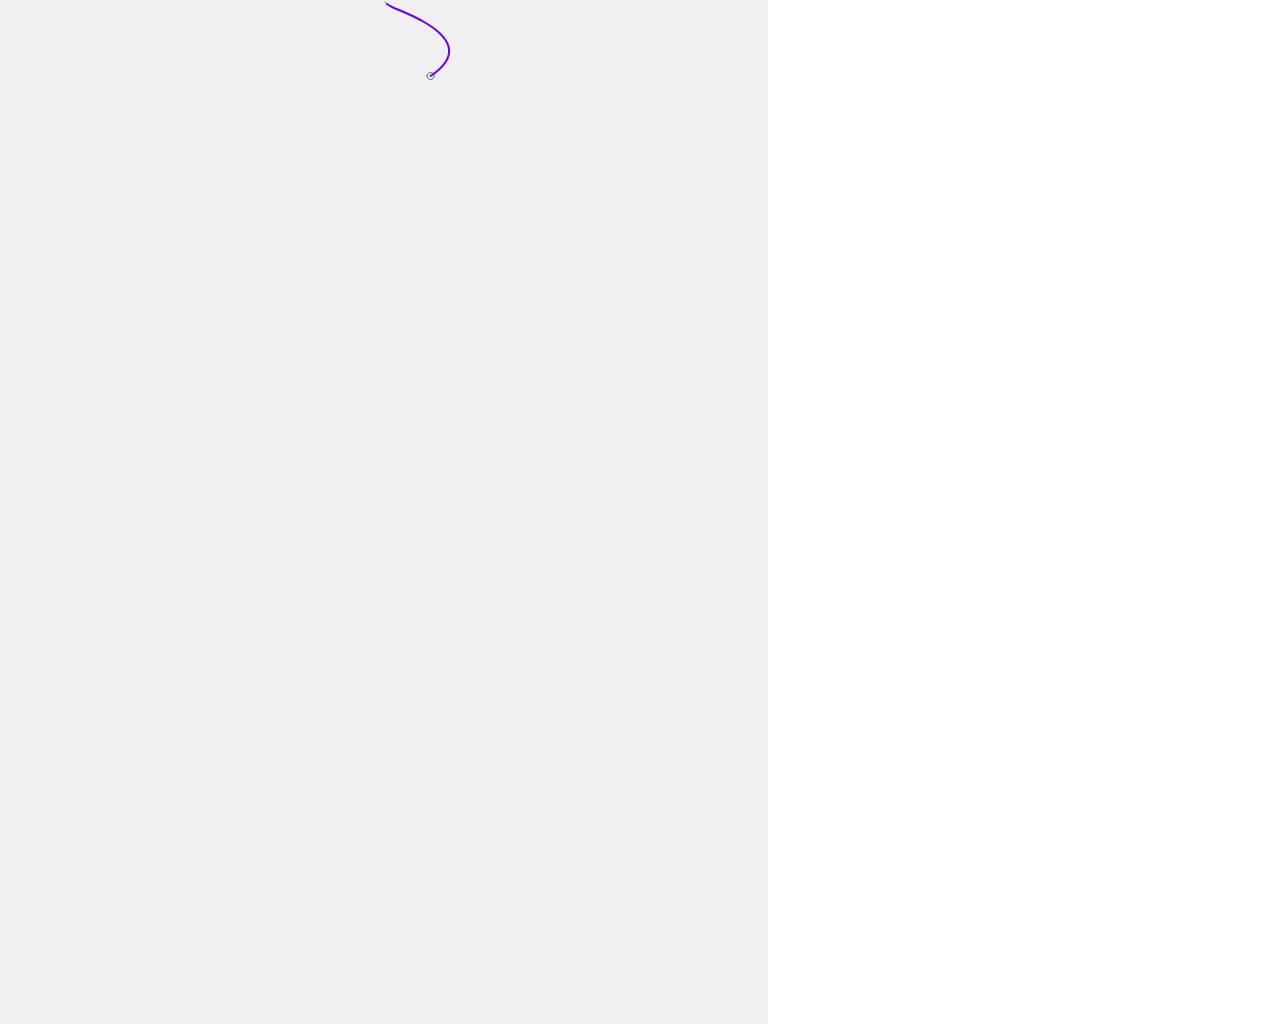
<file: index.html>
<!DOCTYPE html>
<html>
  <head>
    <script src="libraries/p5.js"></script>
    <script src="libraries/p5.dom.js"></script>
    <script src="libraries/p5.sound.js"></script>
    <script src="libraries/musedata.min.js"></script>
    <script src="libraries/dynamicthreshold.js"></script>
    <script src="sketch.js"></script>
    <style> body {padding: 0; margin: 0;} </style>
  </head>
  <body>
  </body>
</html>
</file>
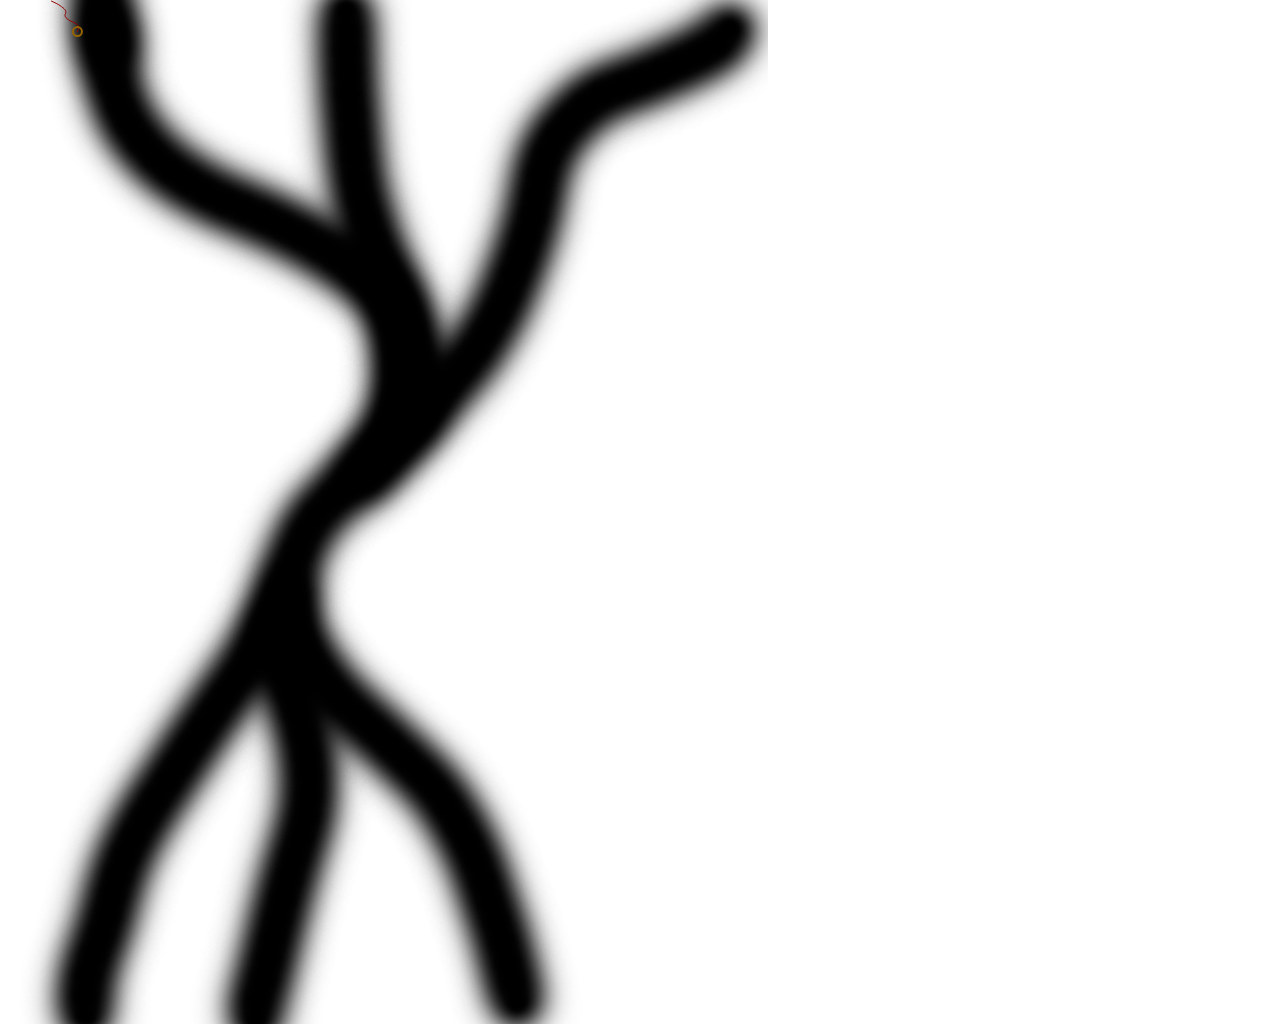
<file: 180104_preNewApproach/index.html>
<!DOCTYPE html>
<html>
  <head>
    <script src="libraries/p5.js"></script>
    <script src="libraries/p5.dom.js"></script>
    <script src="libraries/p5.sound.js"></script>
    <script src="libraries/musedata.min.js"></script>
    <script src="libraries/dynamicthreshold.js"></script>
    <script src="libraries/heightmap.js"></script>
    <!-- <script src="sketch_heightmap.js"></script> -->
    <script src="sketch.js"></script>
    <style> body {padding: 0; margin: 0;} </style>
  </head>
  <body>
  </body>
</html>
</file>
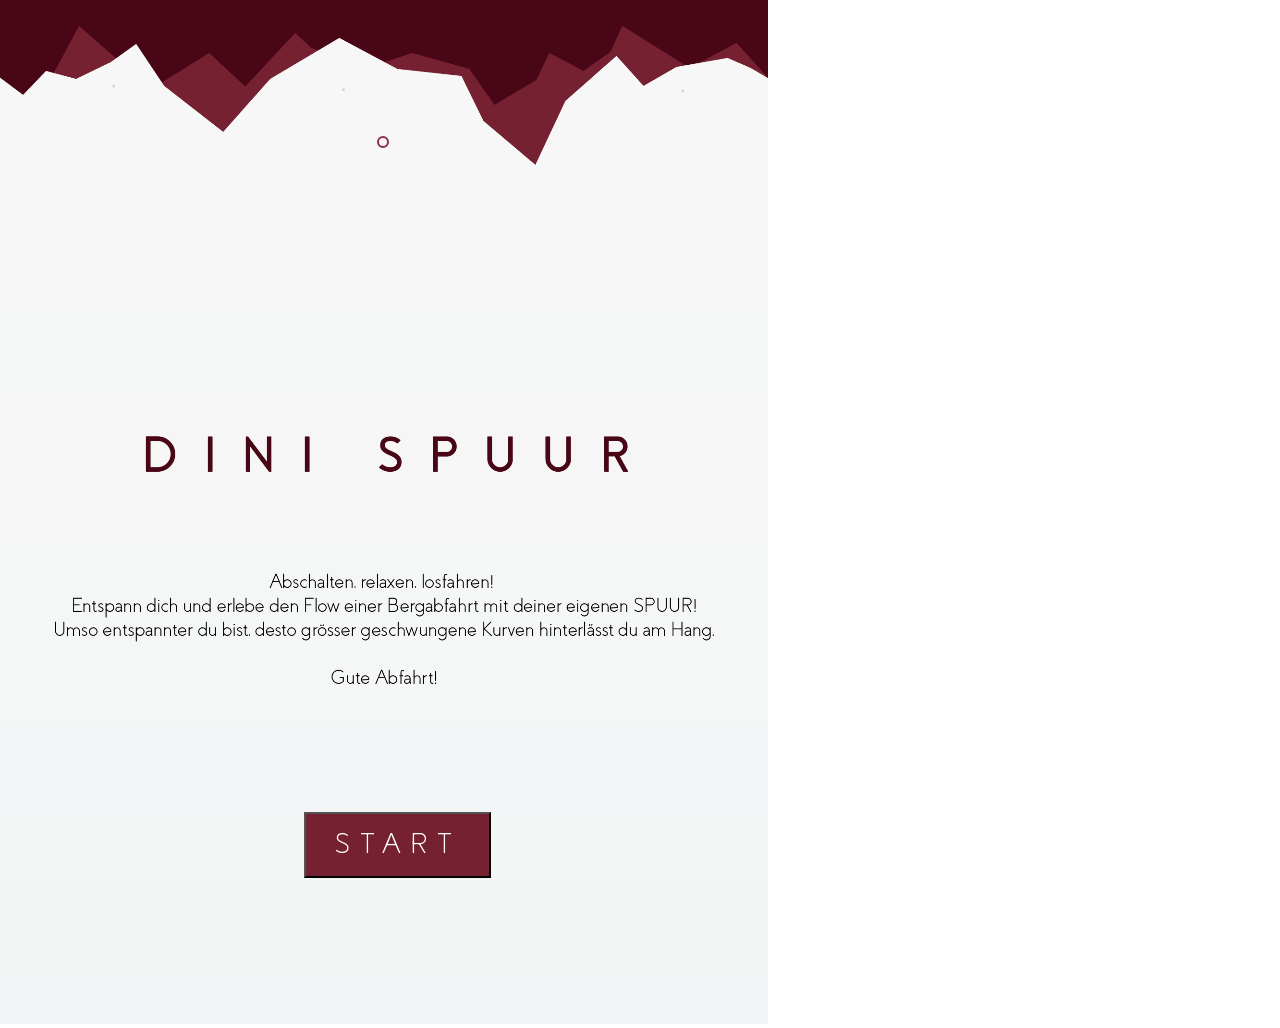
<file: Code_final_TimGlatthard/index.html>
<!DOCTYPE html>
<html>
  <head>
    <link href="css/spuur.css" rel="stylesheet">
    <script src="libraries/p5.js"></script>
    <script src="libraries/p5.dom.js"></script>
    <script src="libraries/p5.sound.js"></script>
    <script src="libraries/musedata.min.js"></script>
    <script src="libraries/dynamicthreshold.js"></script>
    <script src="libraries/heightmap.js"></script>
    <script src="sketch.js"></script>
    <style> body {padding: 0; margin: 0;} </style>
  </head>
  <body>
  </body>
</html>
</file>
<file: Code_final_TimGlatthard/css/spuur.css>
button{
  padding: 0.5em 1em;
  color: #ffffff;
  font-size: 1.8em;
  font-family: 'CovesLight';
  letter-spacing: 10px;

  //border: 1px solid #762132;
  background-color: #762132;
}


button.restartButton{
  font-size: 1.1em;
}


@font-face {
    font-family: 'CovesBold';
    src: url('../assets/Coves Bold.otf') format('opentype');
}

@font-face {
    font-family: 'CovesLight';
    src: url('../assets/Coves Light.otf') format('opentype');
}
</file>
